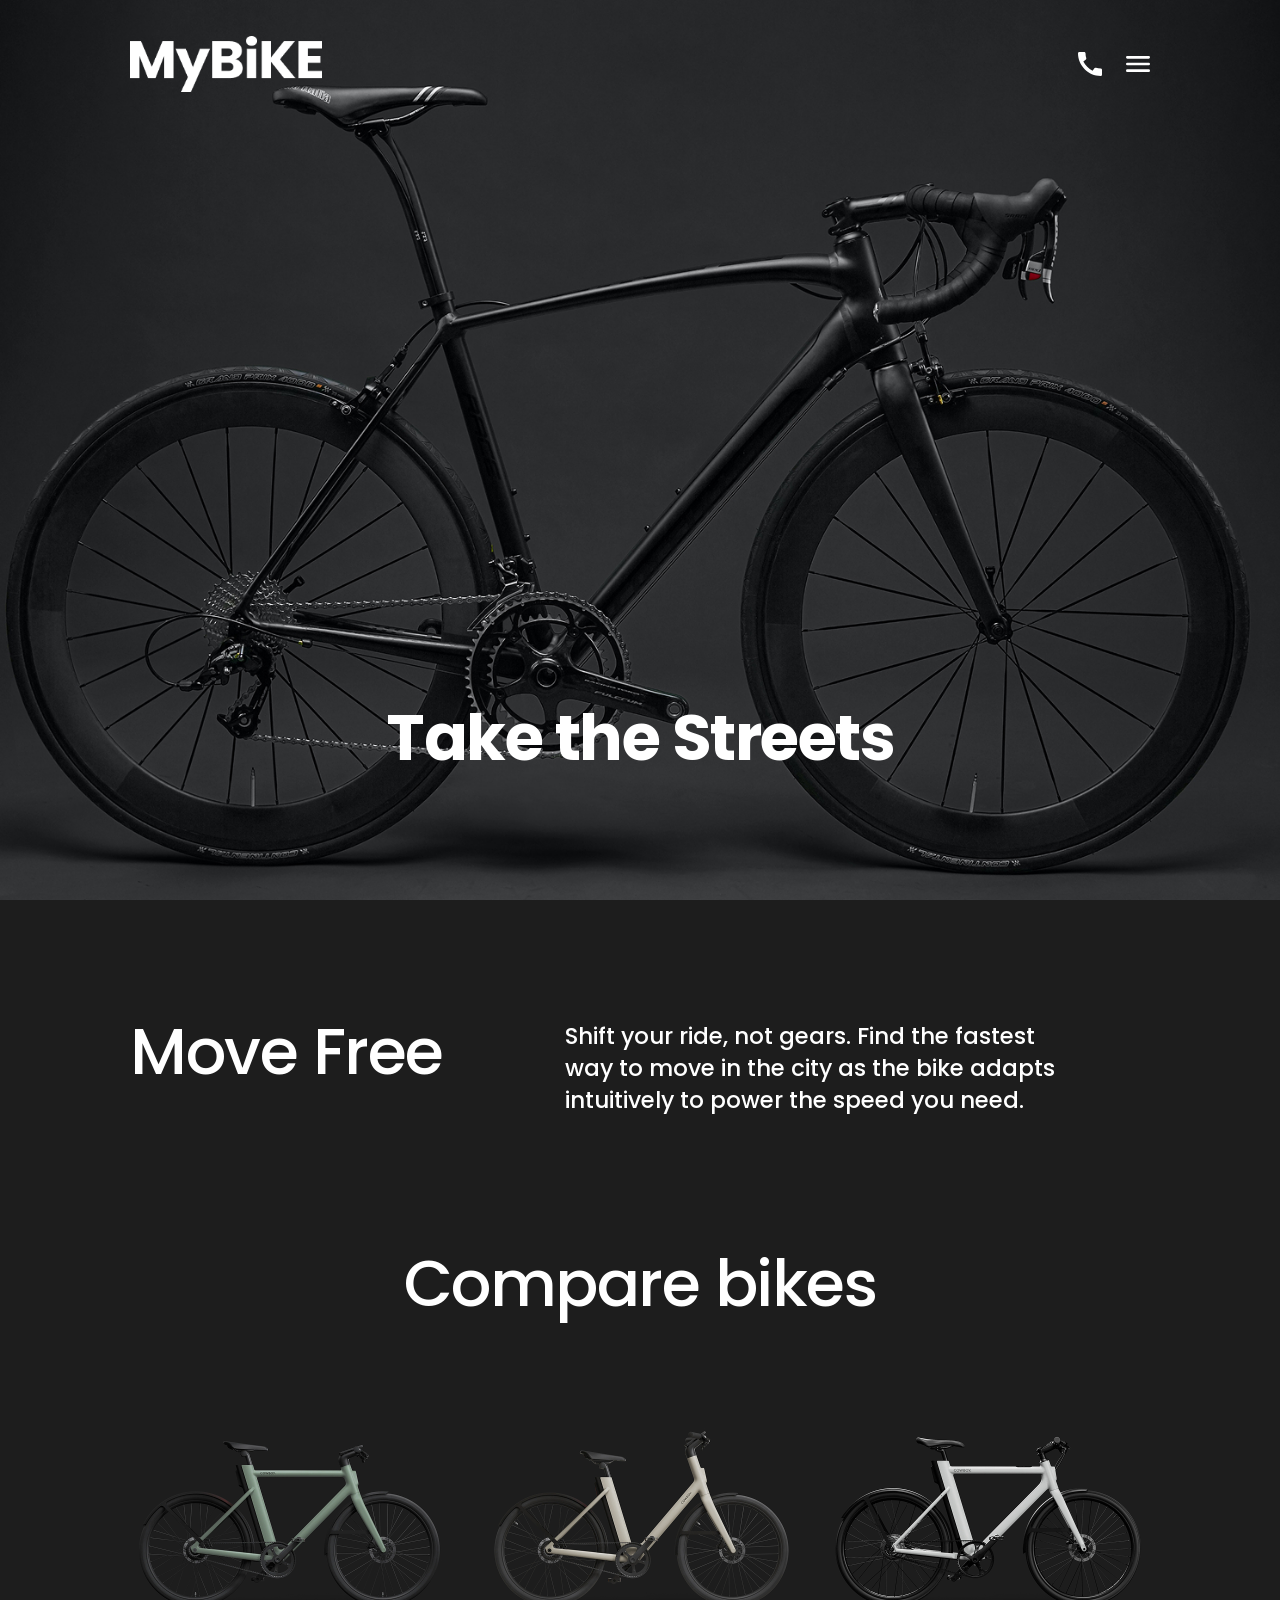
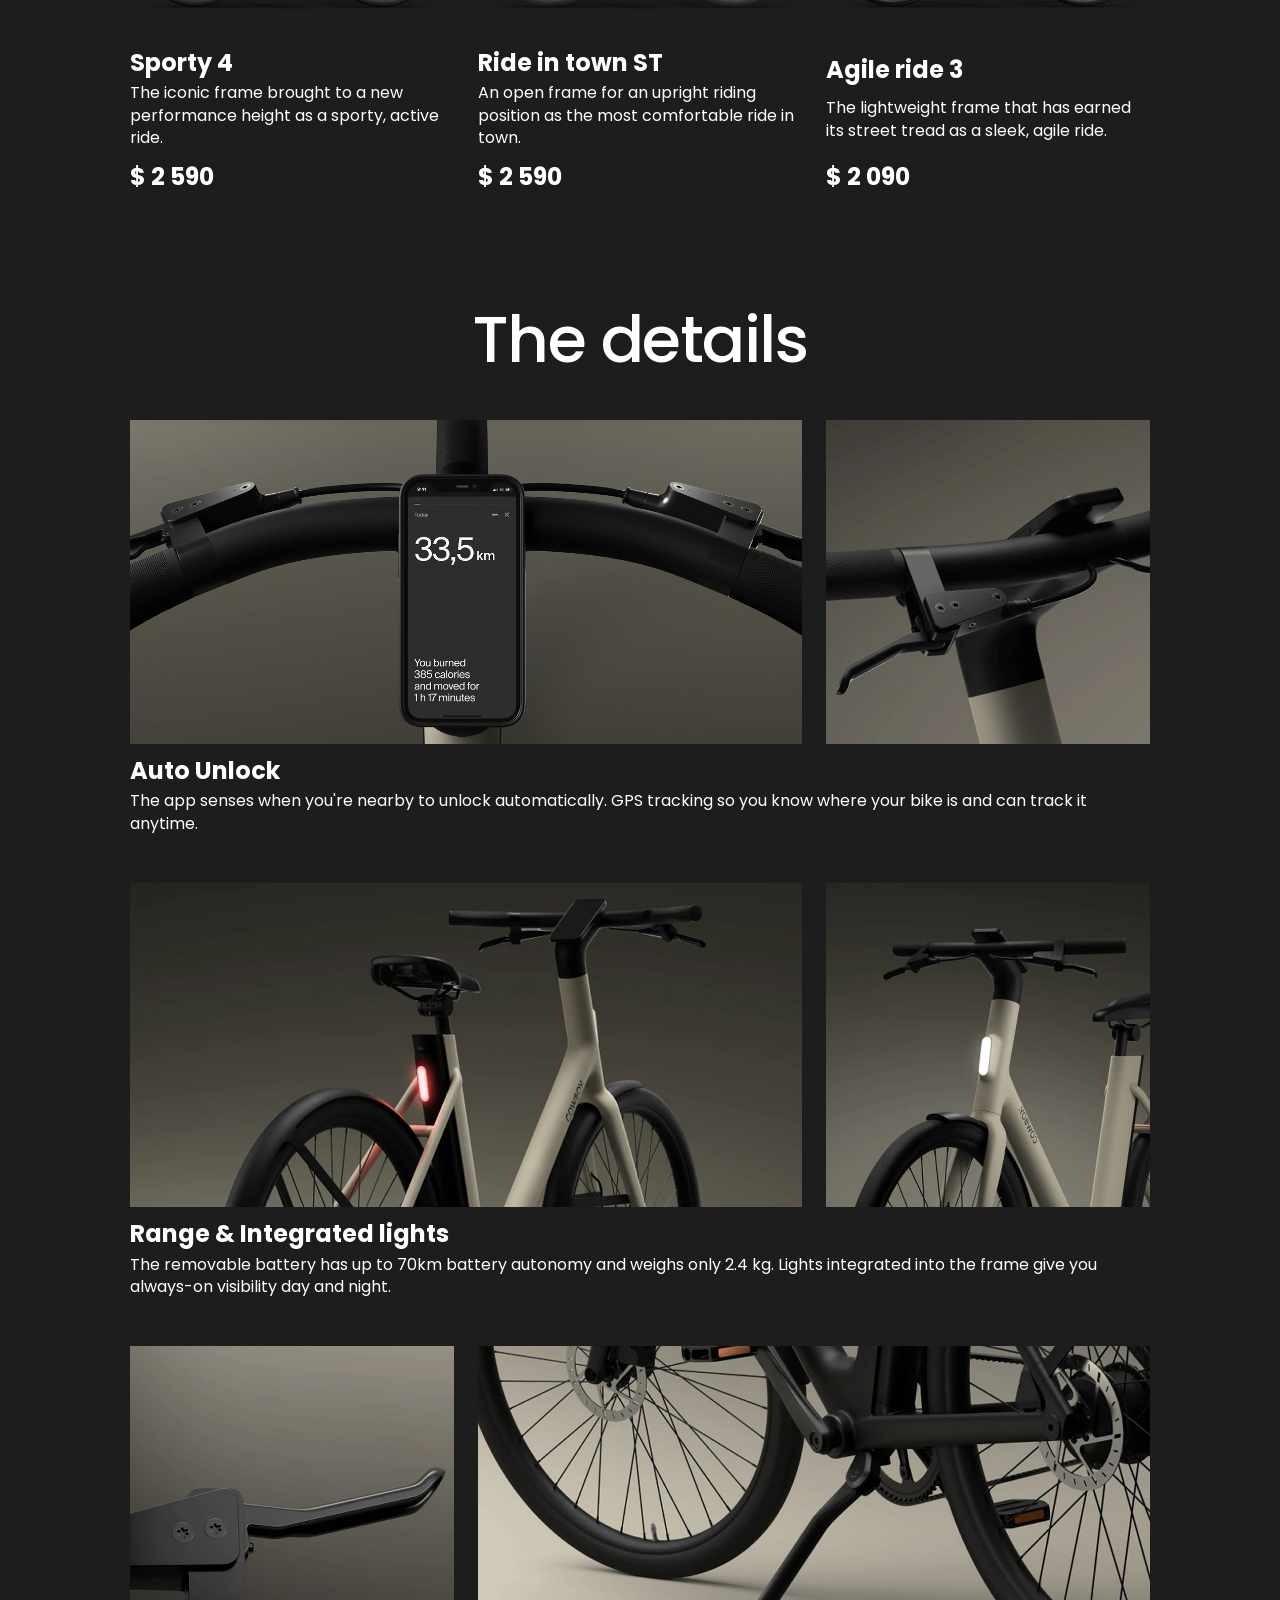
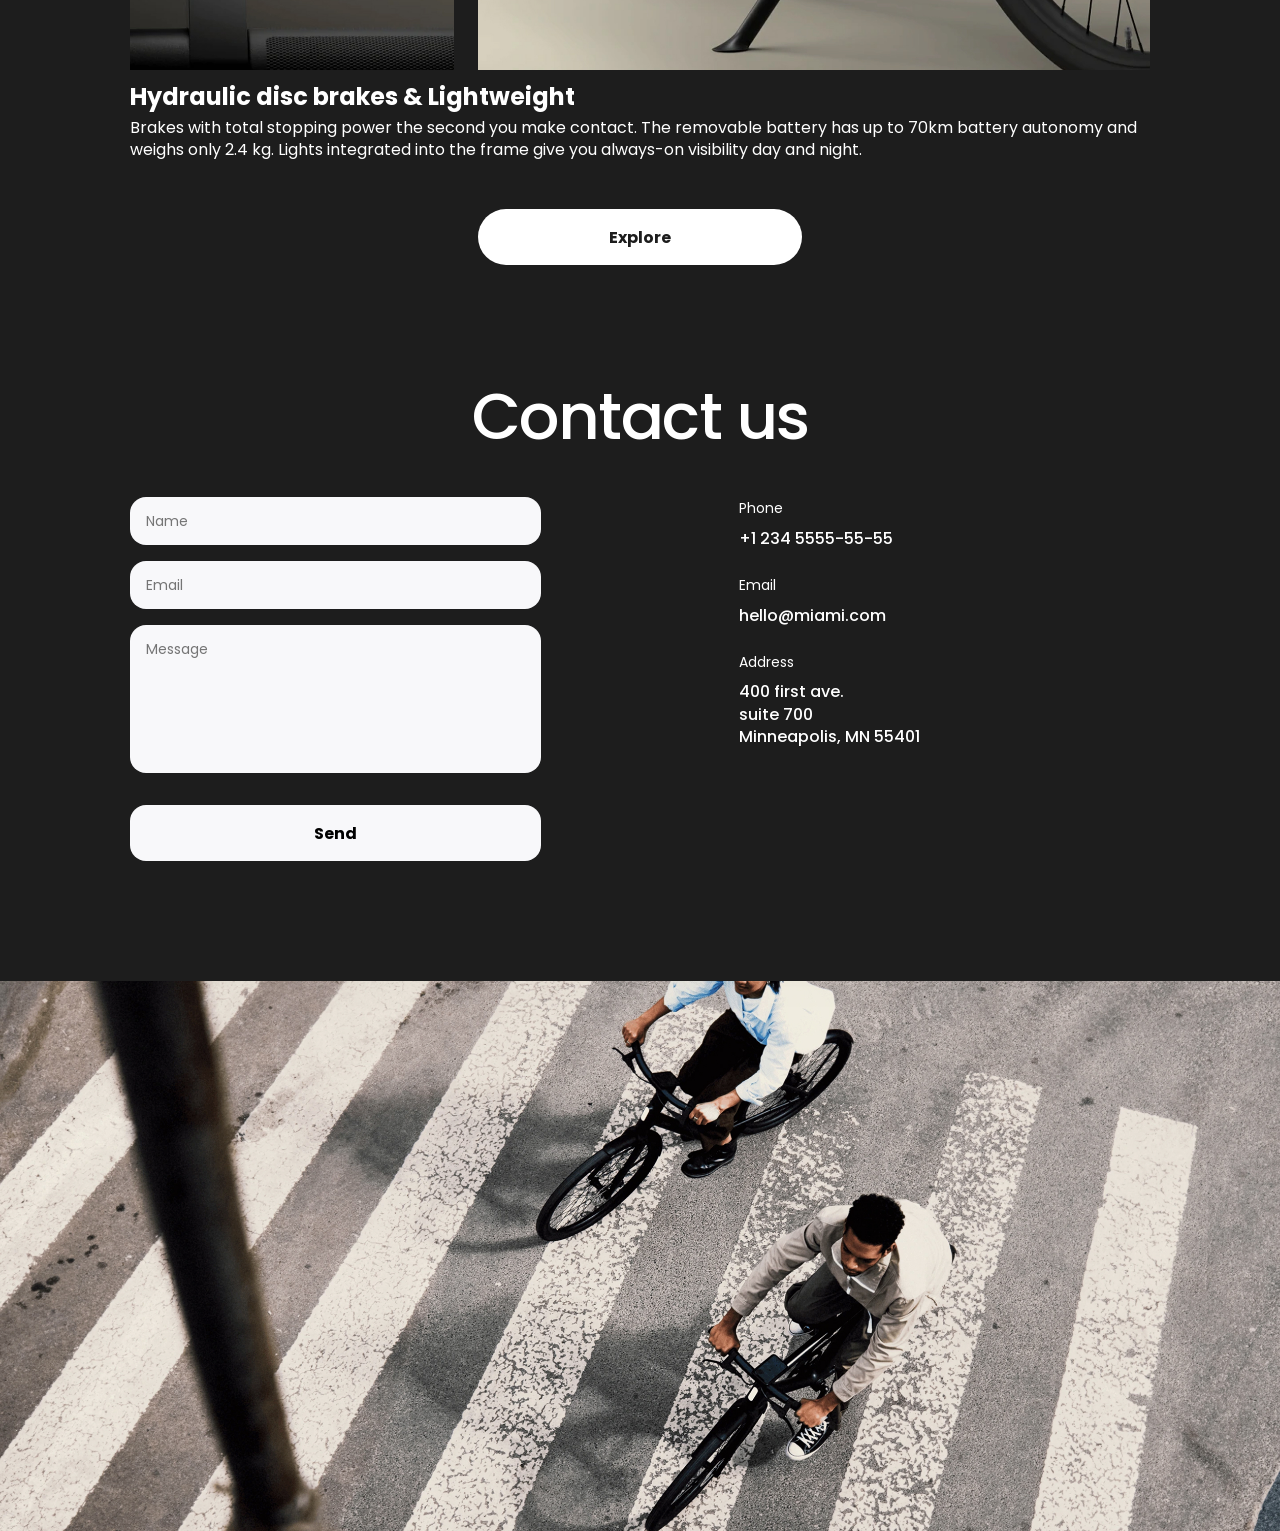
<file: index.html>
<!doctype html><html lang="en" class="page"><head><meta charset="utf-8"><meta name="viewport" content="width=device-width, initial-scale=1.0"><link rel="icon" href="logo-white.d8a1867d.png" type="image/svg+xml"><title>MYBIKE landing</title><link rel="preconnect" href="https://fonts.googleapis.com"><link rel="preconnect" href="https://fonts.gstatic.com" crossorigin><link href="https://fonts.googleapis.com/css2?family=Poppins:wght@400;500;600;700&display=swap" rel="stylesheet"><link rel="stylesheet" href="index.18d49e3c.css"><script src="index.cabb280d.js" defer></script></head><body class="page__body"> <header class="header"> <div class="container"> <div class="header__content"> <div class="top-bar"> <a class="top-bar__logo_white" href="#"> <img src="logo-white.d8a1867d.png" alt="MyBike logo"> </a> <div class="top-bar__icons"> <a href="tel:+123455555555" class="icon icon--phone"></a> <a href="#menu" class="icon icon--menu"></a> </div> </div> <div class="header__bottom"> <h1 class="header__title">Take the Streets</h1> </div> </div> </div> </header> <aside class="menu page__menu" id="menu"> <div class="container"> <div class="menu__top top-bar"> <a class="top-bar__logo_black" href="#"> <img src="logo-black.42b69e77.svg" alt="MyBike logo"> </a> <a href="#" class="icon icon--close"></a> </div> <div class="menu__bottom"> <nav class="menu__nav nav"> <ul class="nav__list"> <li class="nav__item"> <a class="nav__link" href="#"> Home </a> </li> <li class="nav__item"> <a class="nav__link" href="#about-us"> About us </a> </li> <li class="nav__item"> <a class="nav__link" href="#compare-bikes"> Compare bikes </a> </li> <li class="nav__item"> <a class="nav__link" href="#details"> Details </a> </li> <li class="nav__item"> <a class="nav__link" href="#contacts"> Contacts </a> </li> </ul> </nav> <a href="tel:+1 234 5555-55-55" class="menu__phone-number"> +1 234 5555-55-55 </a> <a href="tel:+1 234 5555-55-55" class="menu__book-a-test-ride"> Book a test ride </a> </div> </div> </aside> <main class="main"> <div class="container"> <div class="main__content"> <section class="about-us" id="about-us"> <h2 class="about-us__title section-title section-title--align--left"> Move Free </h2> <p class="about-us__text"> Shift your ride, not gears. Find the fastest way to move in the city as the bike adapts intuitively to power the speed you need. </p> </section> <section class="compare-bikes" id="compare-bikes"> <h2 class="section-title">Compare bikes</h2> <div class="compare__products"> <article class="compare__product product"> <img src="sporty-4.5f9d09d4.jpg" alt="Sporty 4" class="product__photo"> <h3 class="product__title">Sporty 4</h3> <p class="product__category"> The iconic frame brought to a new performance height as a sporty, active ride. </p> <p class="product__price">$ 2 590</p> </article> <article class="compare__product product"> <img src="ride-in-town-st.a21797b5.jpg" alt="Ride in town ST" class="product__photo"> <h3 class="product__title">Ride in town ST</h3> <p class="product__category"> An open frame for an upright riding position as the most comfortable ride in town. </p> <p class="product__price">$ 2 590</p> </article> <article class="compare__product product"> <img src="agile-ride-3.7d3249e2.jpg" alt="Agile ride 3" class="product__photo"> <h3 class="product__title">Agile ride 3</h3> <p class="product__category"> The lightweight frame that has earned its street tread as a sleek, agile ride. </p> <p class="product__price">$ 2 090</p> </article> </div> </section> <section class="details" id="details"> <h2 class="section-title">The details</h2> <div class="details__wrapper"> <article class="detail"> <div class="detail__photos"> <a href="#" class="detail__link detail__link--wide"> <img class="detail__photo" src="auto-unlock-wide.26b78b3c.jpg" alt="Auto Unlock"> </a> <a href="#" class="detail__link detail__link--square"> <img class="detail__photo" src="auto-unlock-square.88d89514.jpg" alt="Auto Unlock"> </a> </div> <div class="detail__content"> <h3 class="detail__title">Auto Unlock</h3> <p class="detail__text"> The app senses when you're nearby to unlock automatically. GPS tracking so you know where your bike is and can track it anytime. </p> </div> </article> <article class="detail"> <div class="detail__photos"> <a href="#" class="detail__link detail__link--wide"> <img class="detail__photo" src="range-integrated-lights-wide.d787b06d.jpg" alt="Range & Integrated lights"> </a> <a href="#" class="detail__link detail__link--square"> <img class="detail__photo" src="range-integrated-lights-square.79dd0df7.jpg" alt="Range & Integrated lights"> </a> </div> <div class="detail__content"> <h3 class="detail__title">Range & Integrated lights</h3> <p class="detail__text"> The removable battery has up to 70km battery autonomy and weighs only 2.4 kg. Lights integrated into the frame give you always-on visibility day and night. </p> </div> </article> <article class="detail"> <div class="detail__photos"> <a href="#" class="detail__link detail__link--square"> <img class="detail__photo" src="hydraulic-disc-brakes-lightweight-square.60ae959a.jpg" alt="Hydraulic disc brakes & Lightweight"> </a> <a href="#" class="detail__link detail__link--wide"> <img class="detail__photo" src="hydraulic-disc-brakes-lightweight-wide.cdcc4d33.jpg" alt="Hydraulic disc brakes & Lightweight"> </a> </div> <div class="detail__content"> <h3 class="detail__title"> Hydraulic disc brakes & Lightweight </h3> <p class="detail__text"> Brakes with total stopping power the second you make contact. The removable battery has up to 70km battery autonomy and weighs only 2.4 kg. Lights integrated into the frame give you always-on visibility day and night. </p> </div> </article> </div> <div class="button"> <a href="#" class="button__link"> <h1 class="button__text">Explore</h1> </a> </div> </section> <section class="contacts" id="contacts"> <h2 class="section-title">Contact us</h2> <div class="contacts__content"> <form class="contacts__form" onsubmit="this.reset(); return false;"> <input type="text" name="name" placeholder="Name" class="contacts__form__input contacts__form__input--name" required> <input type="email" name="email" placeholder="Email" class="contacts__form__input contacts__form__input--email" required> <textarea name="message" placeholder="Message" class="contacts__form__input contacts__form__input--message" required></textarea> <button class="contacts__form__button" name="Submit" type="submit"> Send </button> </form> <div class="contacts__text"> <h4 class="contact__text__title">Phone</h4> <a href="tel:+1 234 5555-55-55" class="contact__text__link"> <p class="contact__text__text">+1 234 5555-55-55</p> </a> <h4 class="contact__text__title">Email</h4> <a href="mailto:hello@miami.com" class="contact__text__link"> <p class="contact__text__text">hello@miami.com</p> </a> <h4 class="contact__text__title">Address</h4> <a href="https://maps.app.goo.gl/wSaS92nTYQVE8JQN9" class="contact__text__link" target="_blank"> <p class="contact__text__text"> 400 first ave. <br> suite 700 <br> Minneapolis, MN 55401 </p> </a> </div> </div> </section> </div> </div> </main> <footer class="footer"></footer> </body></html>
</file>
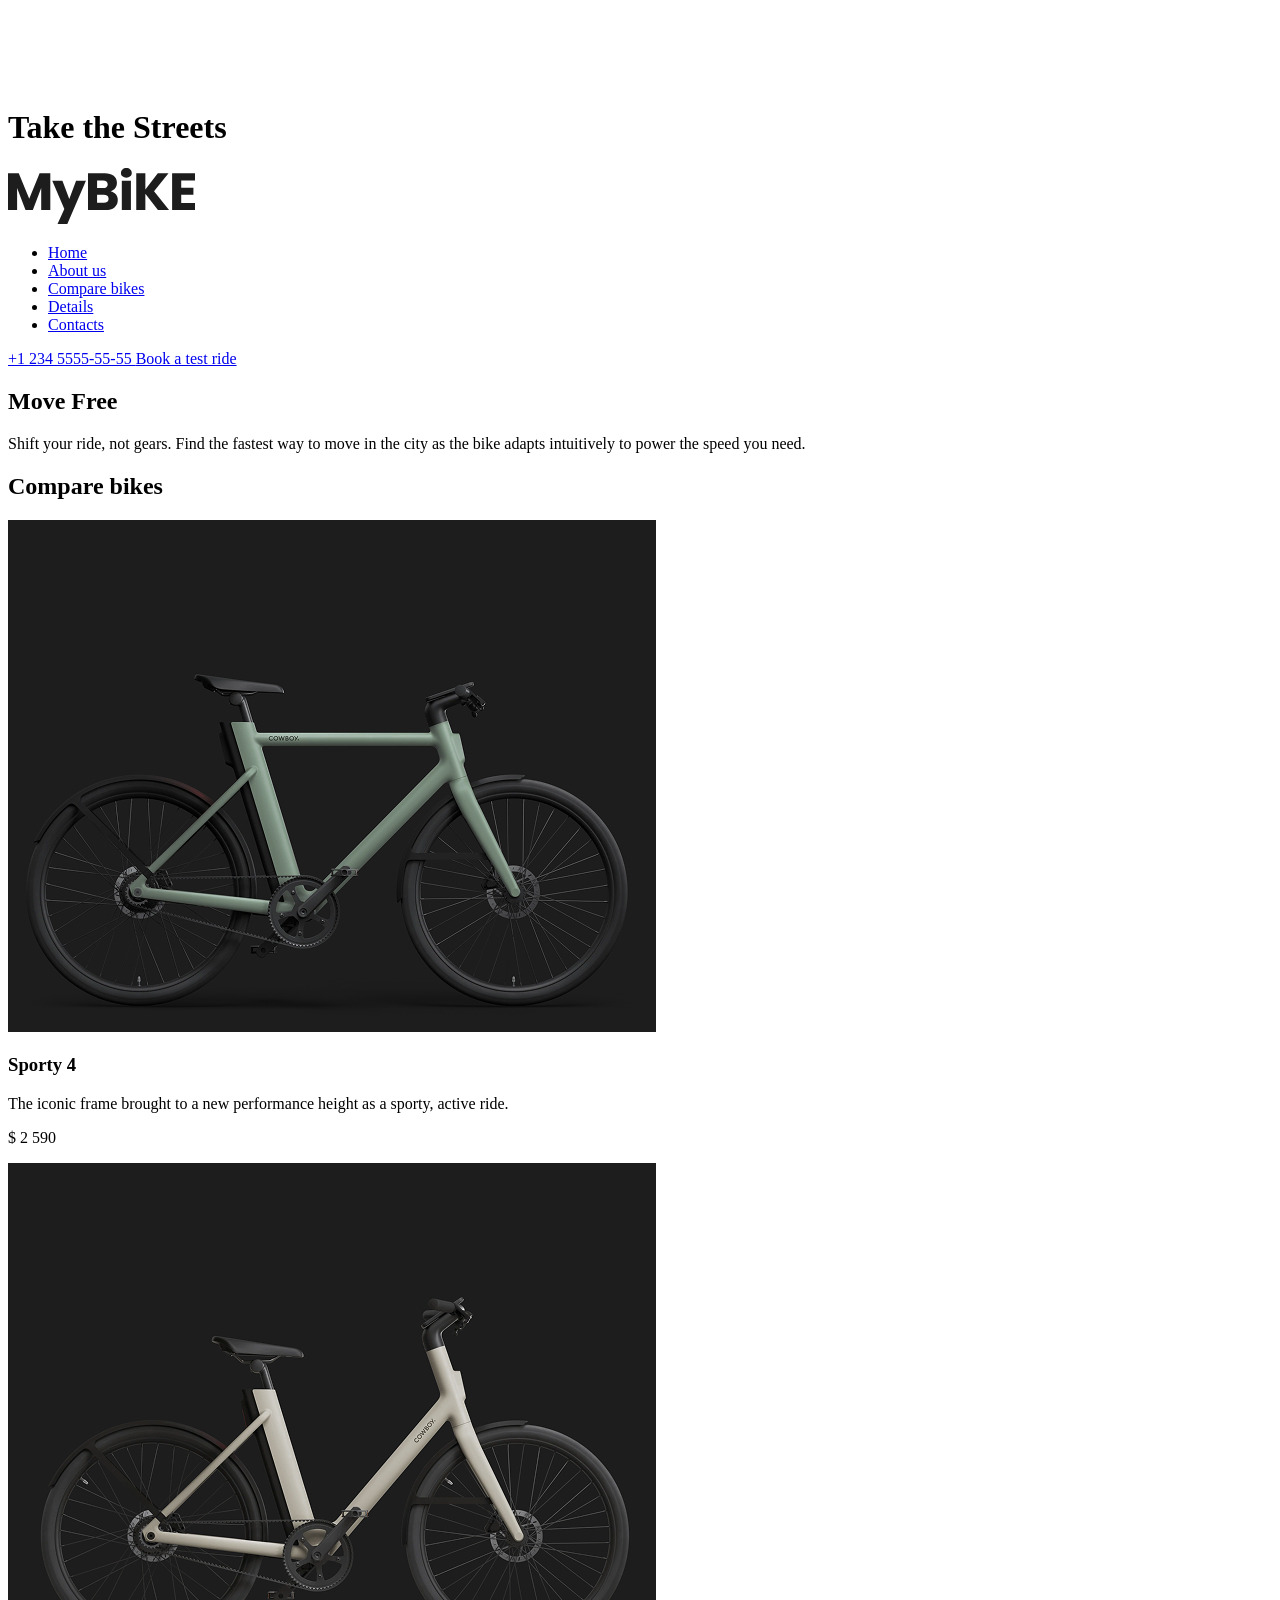
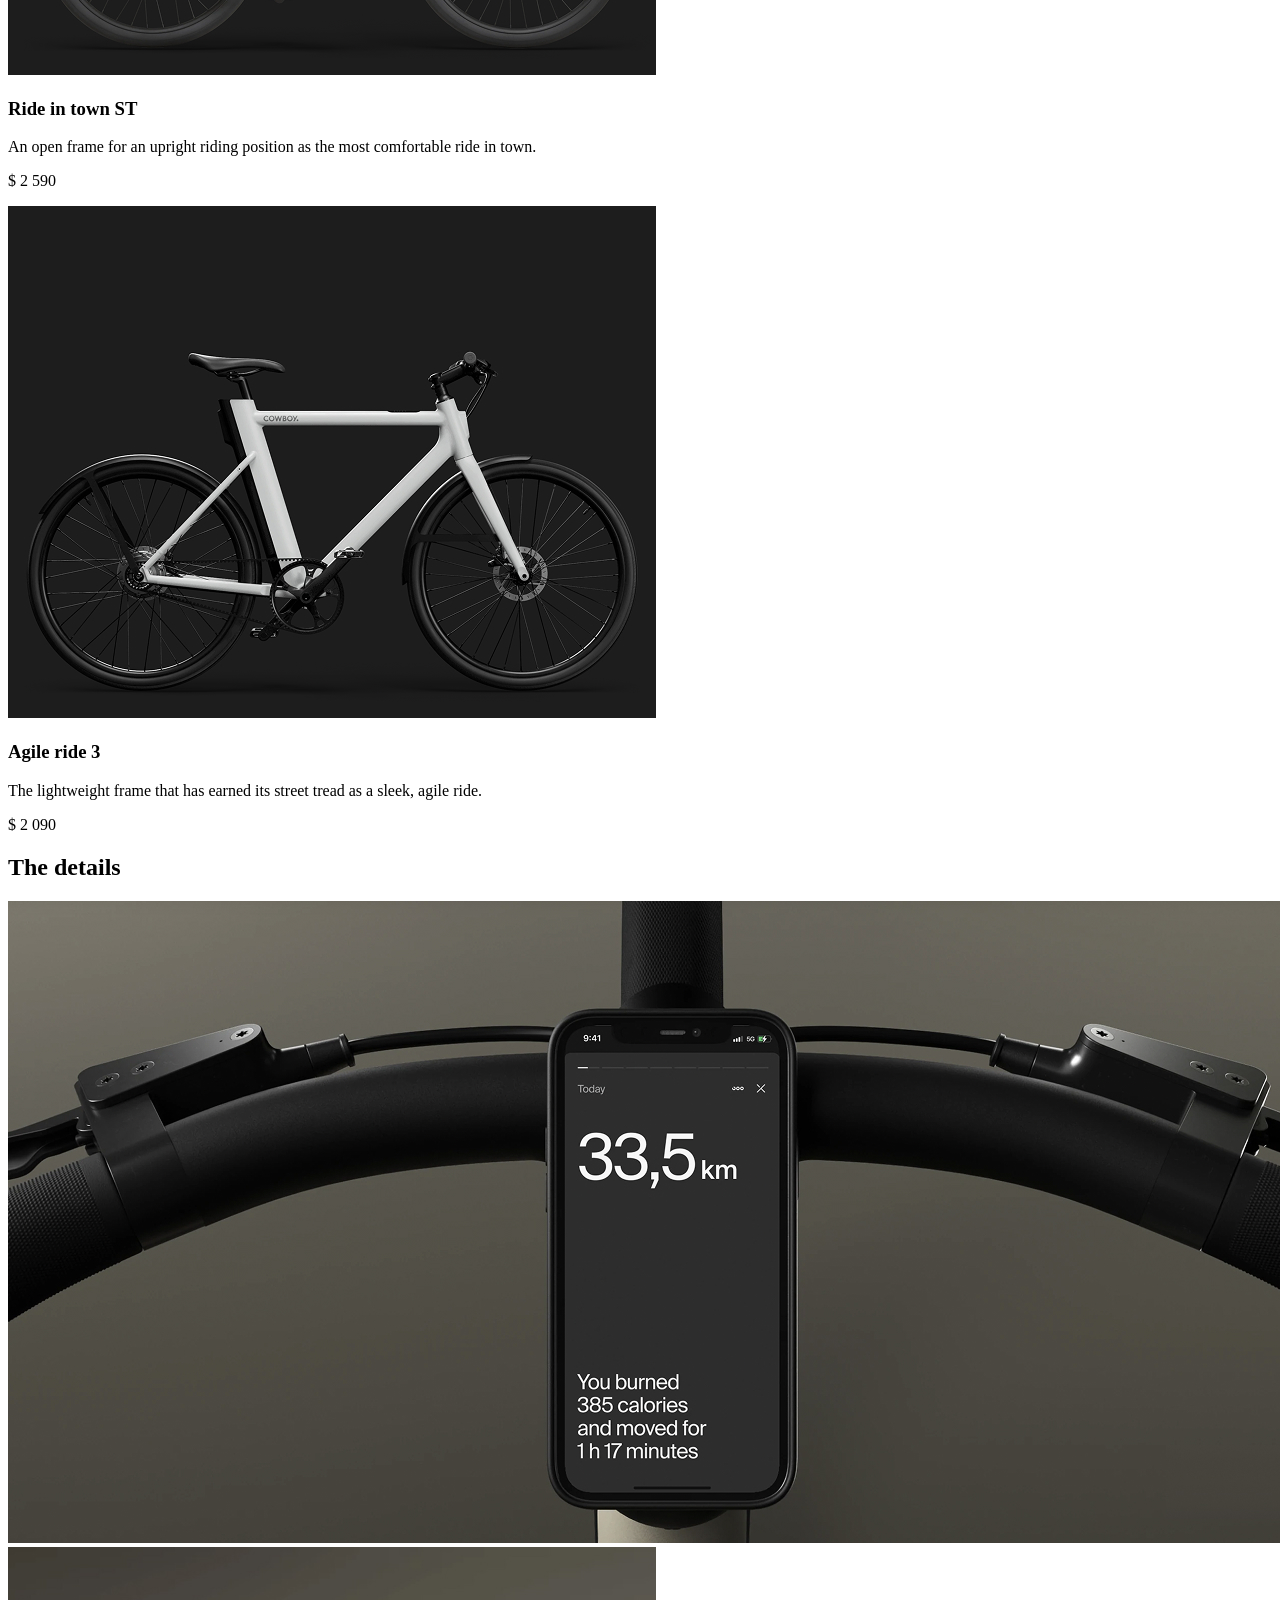
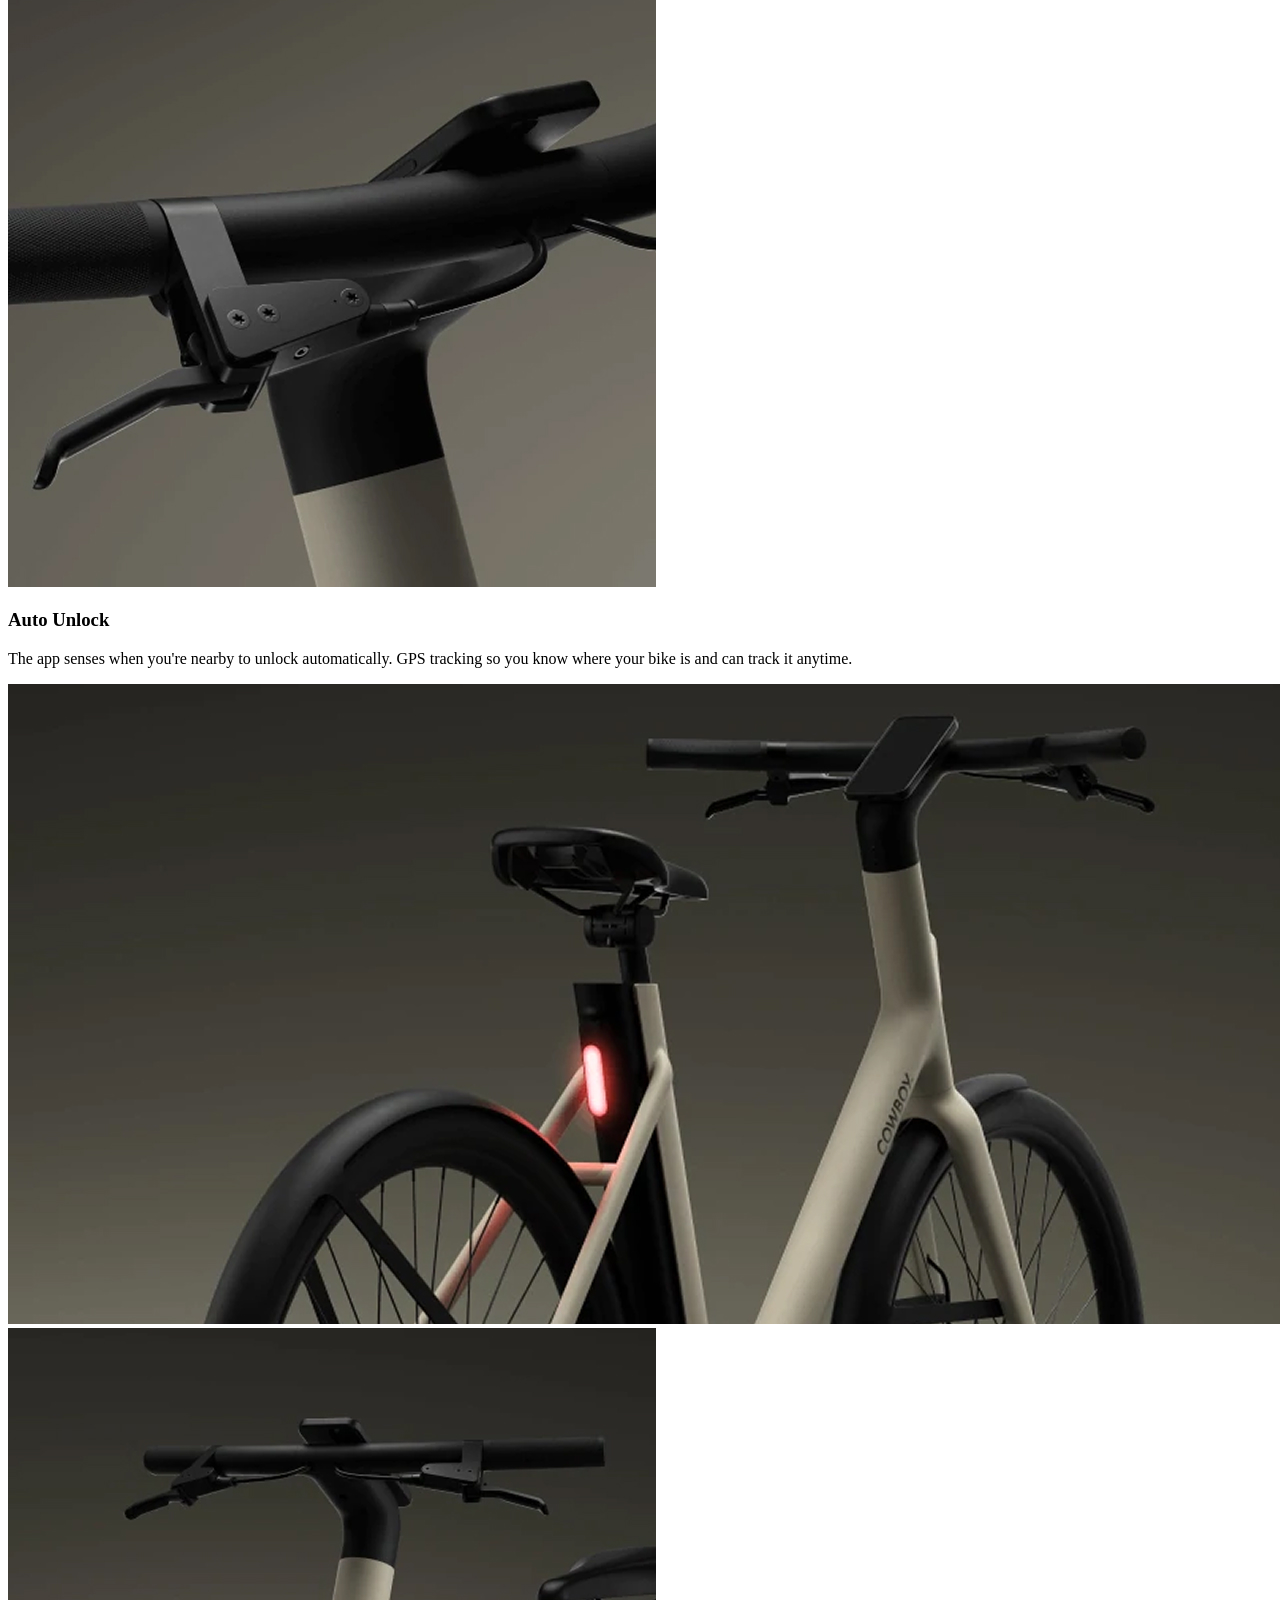
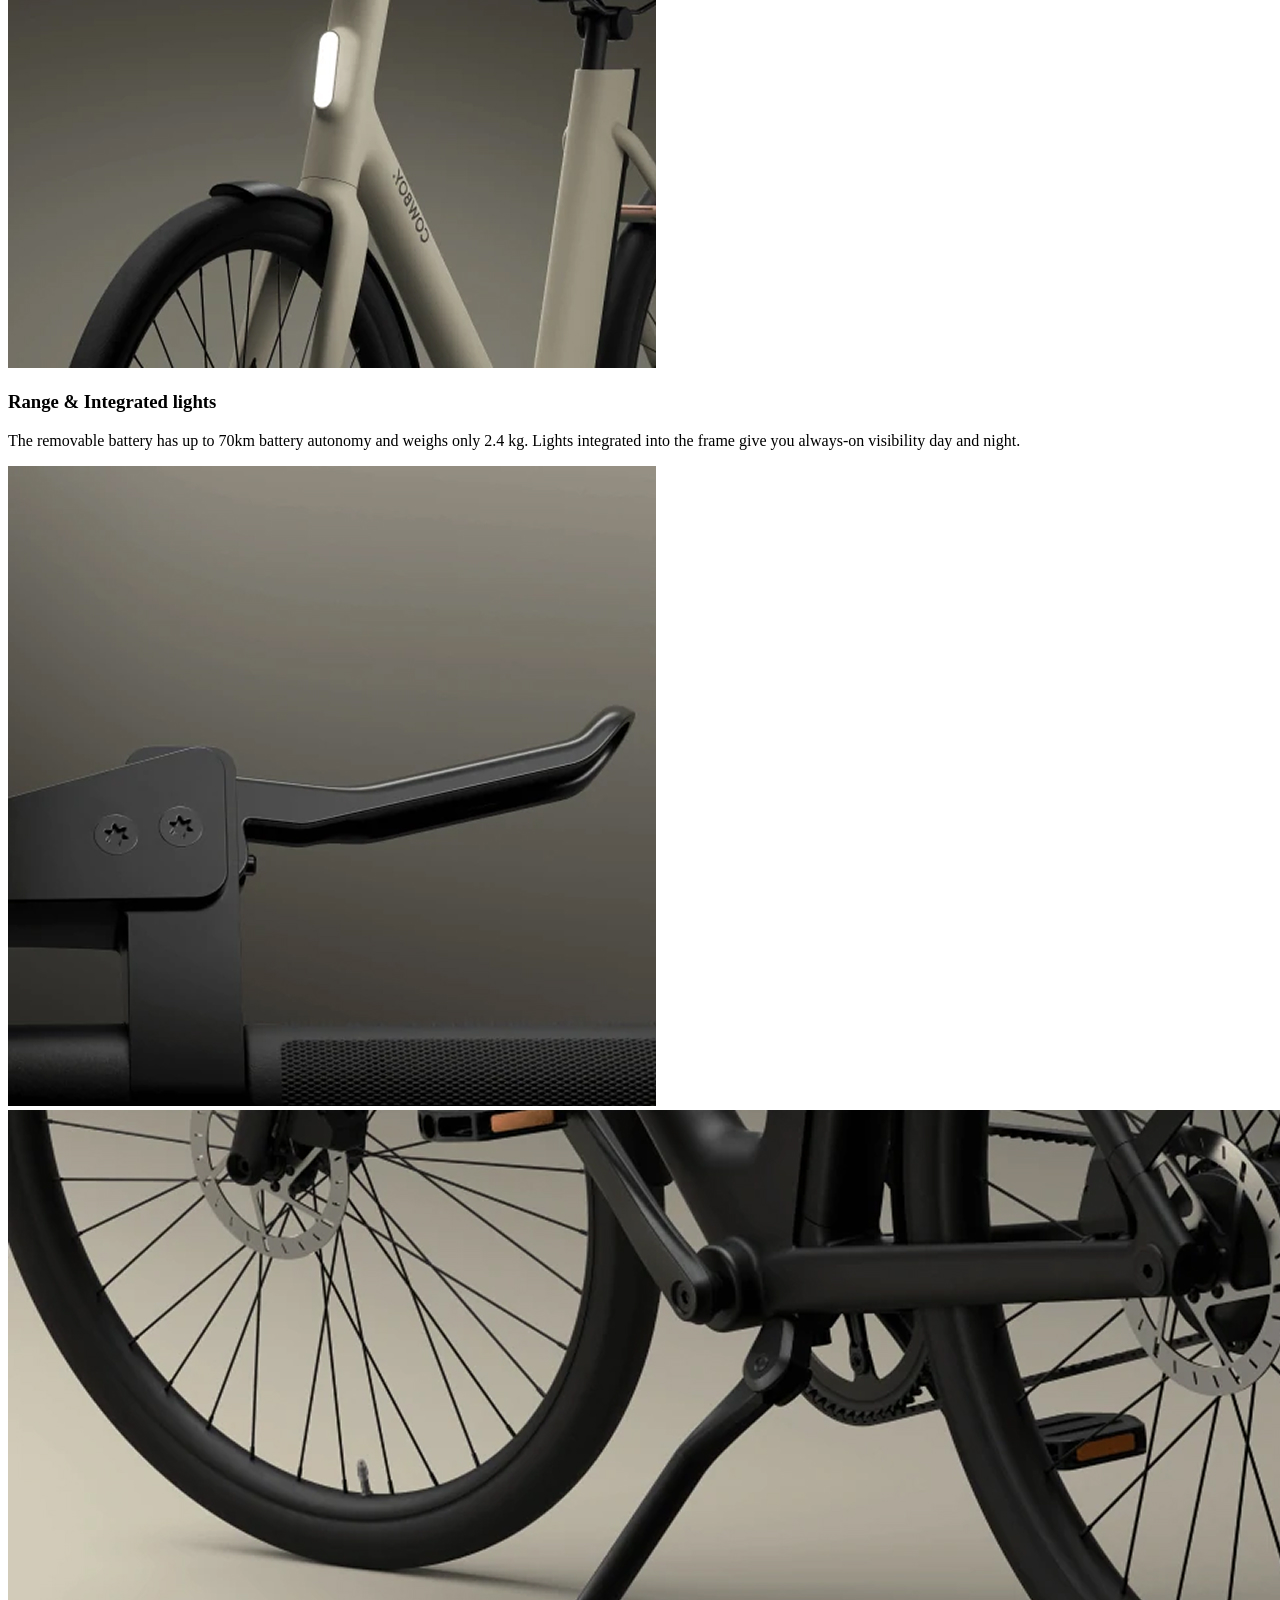
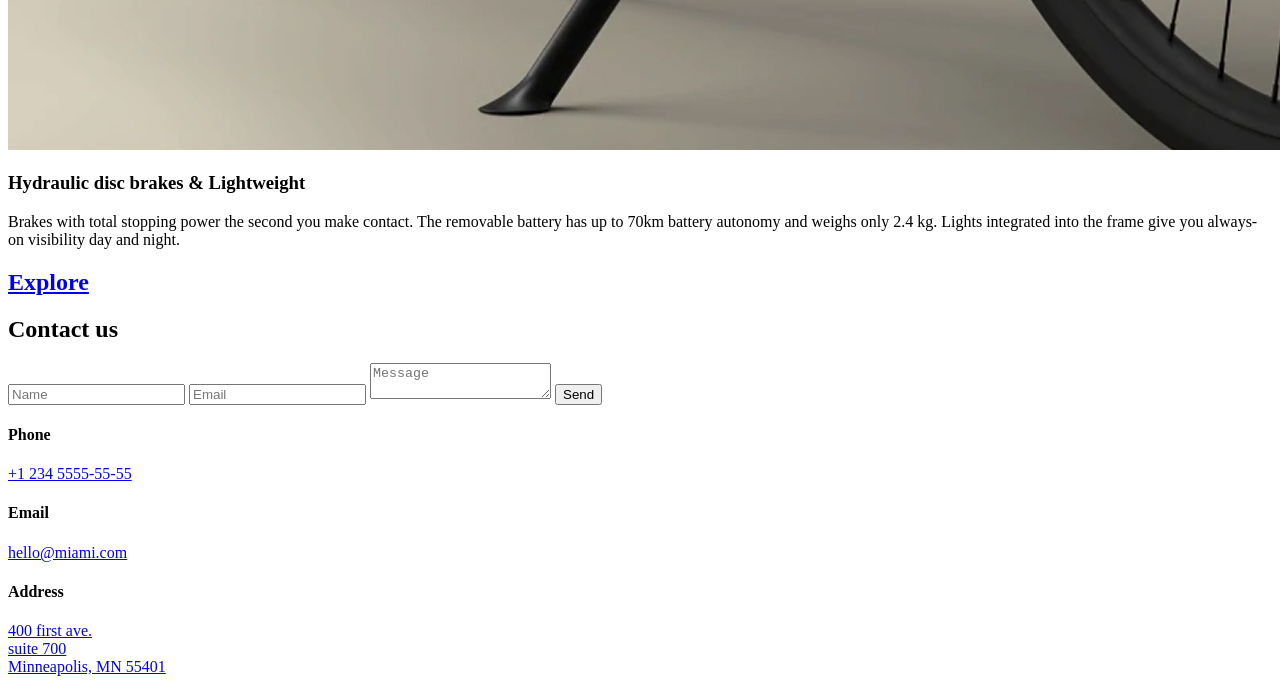
<file: src/index.html>
<!-- #region head -->
<!doctype html>
<html
  lang="en"
  class="page"
>
  <head>
    <meta charset="UTF-8" />
    <meta
      name="viewport"
      content="width=device-width, initial-scale=1.0"
    />
    <link
      rel="icon"
      href="images/logo-white.png"
      type="image/svg+xml"
    />
    <title>MYBIKE landing</title>
    <link
      rel="preconnect"
      href="https://fonts.googleapis.com"
    />
    <link
      rel="preconnect"
      href="https://fonts.gstatic.com"
      crossorigin="anonymous"
    />
    <link
      href="https://fonts.googleapis.com/css2?family=Poppins:wght@400;500;600;700&display=swap"
      rel="stylesheet"
    />
    <link
      rel="stylesheet"
      href="./styles/main.scss"
    />
    <script
      src="scripts/main.js"
      defer
    ></script>
  </head>
  <!-- #endregion -->
  <body class="page__body">
    <header class="header">
      <div class="container">
        <div class="header__content">
          <div class="top-bar">
            <a
              class="top-bar__logo_white"
              href="#"
            >
              <img
                src="images/logo-white.png"
                alt="MyBike logo"
              />
            </a>
            <div class="top-bar__icons">
              <a
                href="tel:+123455555555"
                class="icon icon--phone"
              ></a>
              <a
                href="#menu"
                class="icon icon--menu"
              ></a>
            </div>
          </div>
          <div class="header__bottom">
            <h1 class="header__title">Take the Streets</h1>
          </div>
        </div>
      </div>
    </header>

    <aside
      class="menu page__menu"
      id="menu"
    >
      <div class="container">
        <div class="top-bar menu__top">
          <a
            class="top-bar__logo_black"
            href="#"
          >
            <img
              src="images/logo-black.svg"
              alt="MyBike logo"
            />
          </a>
          <a
            href="#"
            class="icon icon--close"
          ></a>
        </div>
        <div class="menu__bottom">
          <nav class="nav menu__nav">
            <ul class="nav__list">
              <li class="nav__item">
                <a
                  class="nav__link"
                  href="#"
                >
                  Home
                </a>
              </li>
              <li class="nav__item">
                <a
                  class="nav__link"
                  href="#about-us"
                >
                  About us
                </a>
              </li>
              <li class="nav__item">
                <a
                  class="nav__link"
                  href="#compare-bikes"
                >
                  Compare bikes
                </a>
              </li>
              <li class="nav__item">
                <a
                  class="nav__link"
                  href="#details"
                >
                  Details
                </a>
              </li>
              <li class="nav__item">
                <a
                  class="nav__link"
                  href="#contacts"
                >
                  Contacts
                </a>
              </li>
            </ul>
          </nav>
          <a
            href="tel:+1 234 5555-55-55"
            class="menu__phone-number"
          >
            +1 234 5555-55-55
          </a>
          <a
            href="tel:+1 234 5555-55-55"
            class="menu__book-a-test-ride"
          >
            Book a test ride
          </a>
        </div>
      </div>
    </aside>

    <main class="main">
      <div class="container">
        <div class="main__content">
          <section
            class="about-us"
            id="about-us"
          >
            <h2
              class="about-us__title section-title section-title--align--left"
            >
              Move Free
            </h2>
            <p class="about-us__text">
              Shift your ride, not gears. Find the fastest way to move in the
              city as the bike adapts intuitively to power the speed you need.
            </p>
          </section>
          <section
            class="compare-bikes"
            id="compare-bikes"
          >
            <h2 class="section-title">Compare bikes</h2>
            <div class="compare__products">
              <article class="product compare__product">
                <img
                  src="images/products/sporty-4.jpg"
                  alt="Sporty 4"
                  class="product__photo"
                />
                <h3 class="product__title">Sporty 4</h3>
                <p class="product__category">
                  The iconic frame brought to a new performance height as a
                  sporty, active ride.
                </p>
                <p class="product__price">$ 2 590</p>
              </article>
              <article class="product compare__product">
                <img
                  src="images/products/ride-in-town-st.jpg"
                  alt="Ride in town ST"
                  class="product__photo"
                />
                <h3 class="product__title">Ride in town ST</h3>
                <p class="product__category">
                  An open frame for an upright riding position as the most
                  comfortable ride in town.
                </p>
                <p class="product__price">$ 2 590</p>
              </article>
              <article class="product compare__product">
                <img
                  src="images/products/agile-ride-3.jpg"
                  alt="Agile ride 3"
                  class="product__photo"
                />
                <h3 class="product__title">Agile ride 3</h3>
                <p class="product__category">
                  The lightweight frame that has earned its street tread as a
                  sleek, agile ride.
                </p>
                <p class="product__price">$ 2 090</p>
              </article>
            </div>
          </section>
          <section
            class="details"
            id="details"
          >
            <h2 class="section-title">The details</h2>
            <div class="details__wrapper">
              <article class="detail">
                <div class="detail__photos">
                  <a
                    href="#"
                    class="detail__link detail__link--wide"
                  >
                    <img
                      class="detail__photo"
                      src="images/details/auto-unlock-wide.jpg"
                      alt="Auto Unlock"
                    />
                  </a>
                  <a
                    href="#"
                    class="detail__link detail__link--square"
                  >
                    <img
                      class="detail__photo"
                      src="images/details/auto-unlock-square.jpg"
                      alt="Auto Unlock"
                    />
                  </a>
                </div>
                <div class="detail__content">
                  <h3 class="detail__title">Auto Unlock</h3>
                  <p class="detail__text">
                    The app senses when you're nearby to unlock automatically.
                    GPS tracking so you know where your bike is and can track it
                    anytime.
                  </p>
                </div>
              </article>
              <article class="detail">
                <div class="detail__photos">
                  <a
                    href="#"
                    class="detail__link detail__link--wide"
                  >
                    <img
                      class="detail__photo"
                      src="images/details/range-integrated-lights-wide.jpg"
                      alt="Range & Integrated lights"
                    />
                  </a>
                  <a
                    href="#"
                    class="detail__link detail__link--square"
                  >
                    <img
                      class="detail__photo"
                      src="images/details/range-integrated-lights-square.jpg"
                      alt="Range & Integrated lights"
                    />
                  </a>
                </div>
                <div class="detail__content">
                  <h3 class="detail__title">Range & Integrated lights</h3>
                  <p class="detail__text">
                    The removable battery has up to 70km battery autonomy and
                    weighs only 2.4 kg. Lights integrated into the frame give
                    you always-on visibility day and night.
                  </p>
                </div>
              </article>
              <article class="detail">
                <div class="detail__photos">
                  <a
                    href="#"
                    class="detail__link detail__link--square"
                  >
                    <img
                      class="detail__photo"
                      src="images/details/hydraulic-disc-brakes-lightweight-square.jpg"
                      alt="Hydraulic disc brakes & Lightweight"
                    />
                  </a>
                  <a
                    href="#"
                    class="detail__link detail__link--wide"
                  >
                    <img
                      class="detail__photo"
                      src="images/details/hydraulic-disc-brakes-lightweight-wide.jpg"
                      alt="Hydraulic disc brakes & Lightweight"
                    />
                  </a>
                </div>
                <div class="detail__content">
                  <h3 class="detail__title">
                    Hydraulic disc brakes & Lightweight
                  </h3>
                  <p class="detail__text">
                    Brakes with total stopping power the second you make
                    contact. The removable battery has up to 70km battery
                    autonomy and weighs only 2.4 kg. Lights integrated into the
                    frame give you always-on visibility day and night.
                  </p>
                </div>
              </article>
            </div>
            <div class="button">
              <a
                href="#"
                class="button__link"
              >
                <h1 class="button__text">Explore</h1>
              </a>
            </div>
          </section>
          <section
            class="contacts"
            id="contacts"
          >
            <h2 class="section-title">Contact us</h2>
            <div class="contacts__content">
              <form
                class="contacts__form"
                onsubmit="this.reset(); return false;"
              >
                <input
                  type="text"
                  name="name"
                  placeholder="Name"
                  class="contacts__form__input contacts__form__input--name"
                  required
                />
                <input
                  type="email"
                  name="email"
                  placeholder="Email"
                  class="contacts__form__input contacts__form__input--email"
                  required
                />
                <textarea
                  name="message"
                  placeholder="Message"
                  class="contacts__form__input contacts__form__input--message"
                  required
                ></textarea>
                <button
                  class="contacts__form__button"
                  name="Submit"
                  type="submit"
                >
                  Send
                </button>
              </form>
              <div class="contacts__text">
                <h4 class="contact__text__title">Phone</h4>
                <a
                  href="tel:+1 234 5555-55-55"
                  class="contact__text__link"
                >
                  <p class="contact__text__text">+1 234 5555-55-55</p>
                </a>

                <h4 class="contact__text__title">Email</h4>
                <a
                  href="mailto:hello@miami.com"
                  class="contact__text__link"
                >
                  <p class="contact__text__text">hello@miami.com</p>
                </a>

                <h4 class="contact__text__title">Address</h4>
                <a
                  href="https://maps.app.goo.gl/wSaS92nTYQVE8JQN9"
                  class="contact__text__link"
                  target="_blank"
                >
                  <p class="contact__text__text">
                    400 first ave.
                    <br />
                    suite 700
                    <br />
                    Minneapolis, MN 55401
                  </p>
                </a>
              </div>
            </div>
          </section>
        </div>
      </div>
    </main>
    <footer class="footer"></footer>
  </body>
</html>
</file>
<file: index.18d49e3c.css>
.container{padding-left:20px;padding-right:20px}@media (min-width:576px){.container{padding-left:72px;padding-right:72px}}@media (min-width:1024px){.container{max-width:1020px;margin-left:auto;margin-right:auto;padding-left:72px;padding-right:72px}}.header{background-image:url(header-bg-mobile.39a09edc.jpg);background-position:50%;background-size:cover}.header__content{-ms-flex-direction:column;flex-direction:column;-ms-flex-pack:justify;justify-content:space-between;height:100vh;display:-ms-flexbox;display:flex}@media (min-width:576px){.header{background-image:url(header-bg-tablet.afd65ab9.jpg)}}.header__title{letter-spacing:-1.5px;-ms-flex-pack:center;justify-content:center;margin:0;font-size:36px;font-weight:700;line-height:36px;display:-ms-flexbox;display:flex}@media (min-width:576px){.header__title{font-size:64px;line-height:64px}}.header__bottom{padding-bottom:88px}@media (min-width:576px){.header__bottom{padding-bottom:130px}}.page{color:#fff;scroll-behavior:smooth;background-color:#1d1d1d;font-family:Poppins,serif;line-height:22.4px}.page__body{min-width:320px;margin:0}.page:has(.page__menu:target){overflow:hidden}.page__menu{opacity:0;pointer-events:none;transition:all .3s;position:fixed;top:0;left:0;right:0;overflow:auto;transform:translate(-100%)}.page__menu:target{opacity:1;pointer-events:all;transform:translate(0)}.page__main-content{padding-bottom:200px}@media (min-width:576px){.page__main-content{padding-bottom:480px}}@media (min-width:1024px){.page__main-content{padding-bottom:550px}}.menu{box-sizing:border-box;text-transform:uppercase;background-color:#c2c2c2;height:100vh;font-weight:600}.menu__top{z-index:1;background-color:#c2c2c2;margin-bottom:24px;position:sticky;top:0}@media (min-width:576px){.menu__top{margin-bottom:40px}}.menu__nav{margin-bottom:40px}.menu__phone-number{color:#1d1d1d;margin-bottom:16px;font-size:16px;line-height:27px;text-decoration:none;display:block}.menu__book-a-test-ride{letter-spacing:2px;color:#1d1d1d;border-bottom:1px solid #1d1d1d;width:fit-content;padding-bottom:7px;font-size:12px;line-height:16px;text-decoration:none;display:block}.nav__list{-ms-flex-direction:column;flex-direction:column;gap:32px;margin:0;padding:0;list-style:none;display:-ms-flexbox;display:flex}.nav__link{color:#1d1d1d;letter-spacing:2px;font-size:22px;line-height:22px;text-decoration:none;position:relative}.nav__link:after{content:"";transform-origin:0;background-color:#1d1d1d;width:100%;height:1px;transition:transform .3s;display:block;position:absolute;bottom:-8px;transform:scale(0)}.nav__link:hover:after{transform:scale(1)}.icon{background-position:50%;background-repeat:no-repeat;background-size:contain;width:24px;height:24px;transition:transform .3s;display:block}.icon:hover{transform:scale(1.2)}.icon--phone{background-image:url(icon-phone.bc713610.svg);position:relative}.icon--phone:after{content:"+1 234 5555-55-55";color:#fff;opacity:0;white-space:nowrap;pointer-events:none;padding:4px 8px;font-family:Poppins,sans-serif;font-size:14px;font-weight:700;transition:opacity .3s;position:absolute;top:50%;left:-160px;transform:translateY(-50%)}.icon--phone:hover:after{opacity:1}.icon--menu{background-image:url(icon-burger-menu.a3727caf.svg)}.icon--menu:hover{background-image:url(icon-hover.13e539ab.svg)}.icon--close{background-image:url(icon-close.01957458.svg)}.top-bar{-ms-flex-pack:justify;justify-content:space-between;-ms-flex-align:center;align-items:center;padding-top:24px;padding-bottom:24px;display:-ms-flexbox;display:flex}@media (min-width:576px){.top-bar{padding-top:36px;padding-bottom:36px}}.top-bar__icons{gap:24px;display:-ms-flexbox;display:flex}.top-bar__logo_black,.top-bar__logo_white{background-position:50%;background-repeat:no-repeat;background-size:contain;width:130px;height:38px;transition:transform .3s;display:-ms-flexbox;display:flex}.top-bar__logo_black:hover,.top-bar__logo_white:hover{transform:scale(1.2)}@media (min-width:576px){.top-bar__logo_black,.top-bar__logo_white{width:187px;height:56px}}.section-title{text-align:center;letter-spacing:-1.5px;margin:0 0 48px;font-size:32px;font-weight:500;line-height:100%}@media (min-width:576px){.section-title{font-size:48px}}@media (min-width:1024px){.section-title{font-size:64px}}.section-title--align--left{text-align-last:left}.main__content{row-gap:92px;padding-top:92px;padding-bottom:92px;display:grid}@media (min-width:576px){.main__content{row-gap:120px;padding-top:120px;padding-bottom:120px}}.product{-ms-flex-direction:column;flex-direction:column;-ms-flex-pack:justify;justify-content:space-between;height:100%;margin:0;line-height:140%;display:-ms-flexbox;display:flex}.product__photo{width:100%;margin-bottom:32px}.product__title{margin:0 0 8px;font-size:24px}.product__category{margin:0 0 16px;font-size:16px}.product__price{margin:0;font-size:24px;font-weight:700}.compare__products{--columns:2;grid-template-columns:repeat(var(--columns),1fr);gap:40px 20px;display:grid}@media (min-width:576px){.compare__products{--columns:6;column-gap:24px}}@media (min-width:1024px){.compare__products{--columns:12}}.compare__product{grid-column:1/-1}@media (min-width:576px){.compare__product{grid-column:2/-2}}@media (min-width:1024px){.compare__product{grid-column:span 4}}.about-us{--columns:2;grid-template-columns:repeat(var(--columns),1fr);column-gap:20px;display:grid}@media (min-width:576px){.about-us{--columns:6;column-gap:24px}}@media (min-width:1024px){.about-us{--columns:12}}.about-us__title{grid-column:1/-1}@media (min-width:576px){.about-us__title{grid-column:1/4}}@media (min-width:1024px){.about-us__title{grid-column:span 5}}.about-us__text{grid-column:1/-1;margin:0;padding:0;font-size:23px;font-weight:500;line-height:140%}@media (min-width:576px){.about-us__text{grid-column:4/7}}@media (min-width:1024px){.about-us__text{grid-column:span 6}}.details__wrapper{row-gap:40px;display:grid}@media (min-width:576px){.details__wrapper{row-gap:48px}}.detail__photos{--columns:2;grid-template-columns:repeat(var(--columns),1fr);column-gap:20px;margin-bottom:16px;display:grid}@media (min-width:576px){.detail__photos{--columns:6;column-gap:24px}}@media (min-width:1024px){.detail__photos{--columns:12}}.detail__link{transition:transform .3s;position:relative}@media (min-width:576px){.detail__link--wide{grid-column:span 4}}@media (min-width:1024px){.detail__link--wide{grid-column:span 8}}.detail__link--square{height:0;padding-bottom:100%}@media (min-width:576px){.detail__link--square{grid-column:span 2}}@media (min-width:1024px){.detail__link--square{grid-column:span 4}}.detail__link:hover{transform:scale(1.05)}.detail__photo{object-fit:cover;width:100%;height:100%;position:absolute}.detail__content{margin:0;line-height:140%}.detail__title{margin:0 0 8px;font-size:24px;font-weight:700}.detail__text{margin:0;font-size:16px;font-weight:400}.button{--columns:2;grid-template-columns:repeat(var(--columns),1fr);column-gap:20px;display:grid}@media (min-width:576px){.button{--columns:6;column-gap:24px}}@media (min-width:1024px){.button{--columns:12}}.button__link{box-sizing:border-box;background-color:#fff;border-radius:40px;grid-column:span 2;-ms-flex-pack:center;justify-content:center;-ms-flex-align:center;align-items:center;width:100%;height:56px;margin:48px 0 0;text-decoration:none;display:-ms-flexbox;display:flex}@media (min-width:576px){.button__link{grid-column:2/-2}}@media (min-width:1024px){.button__link{grid-column:5/-5}}.button__link:hover{box-shadow:1px 4px 16px rgba(232,232,240,.4)}.button__link:active{box-shadow:1px 4px 16px rgba(232,232,240,.64)}.button__text{color:#1d1d1d;font-size:16px;font-weight:700;line-height:27px}.contacts__form__input{all:unset;box-sizing:border-box;color:#7e7e83;background-color:#f8f8fa;border:none;border-radius:16px;padding:14px 16px;font-family:Poppins,sans-serif;font-size:14px;font-weight:400;line-height:20px}.contacts__form__input--name,.contacts__form__input--email{height:48px}.contacts__form__input--message{resize:none;height:148px}.contacts__form__input:focus{color:#292929;border:none;outline:none}.contacts__content{--columns:2;grid-template-columns:repeat(var(--columns),1fr);gap:48px;display:grid}@media (min-width:576px){.contacts__content{--columns:6;column-gap:24px}}@media (min-width:1024px){.contacts__content{--columns:12}}.contacts__form{grid-column:1/-1;gap:16px;margin:0;display:grid}@media (min-width:576px){.contacts__form{grid-column:1/4}}@media (min-width:1024px){.contacts__form{grid-column:span 5}}.contacts__form__button{text-align:center;background-color:#f8f8fa;border:none;border-radius:16px;height:56px;margin:16px 0 0;padding:0;font-family:Poppins,sans-serif;font-size:16px;font-weight:700;line-height:27px}.contacts__form__button:hover{box-shadow:1px 4px 16px rgba(232,232,240,.4)}.contacts__form__button:active{box-shadow:1px 4px 16px rgba(232,232,240,.64)}.contacts__text{grid-column:1/-1;margin:0;padding:0}@media (min-width:576px){.contacts__text{grid-column:4/7}}@media (min-width:1024px){.contacts__text{grid-column:8/-1}}.contact__text{line-height:140%}.contact__text__title{margin:0 0 8px;font-size:14px;font-weight:400}.contact__text__text{margin:0 0 24px;font-size:16px;font-weight:500}.contact__text__link{color:#fff;text-decoration:none}.contact__text__link:hover{color:purple}.footer{background-image:url(footer-photo.de3a8a2f.jpg);background-position:50%;background-repeat:no-repeat;background-size:cover;height:200px}@media (min-width:576px){.footer{height:480px}}@media (min-width:1024px){.footer{height:550px}}
/*# sourceMappingURL=index.18d49e3c.css.map */
</file>
